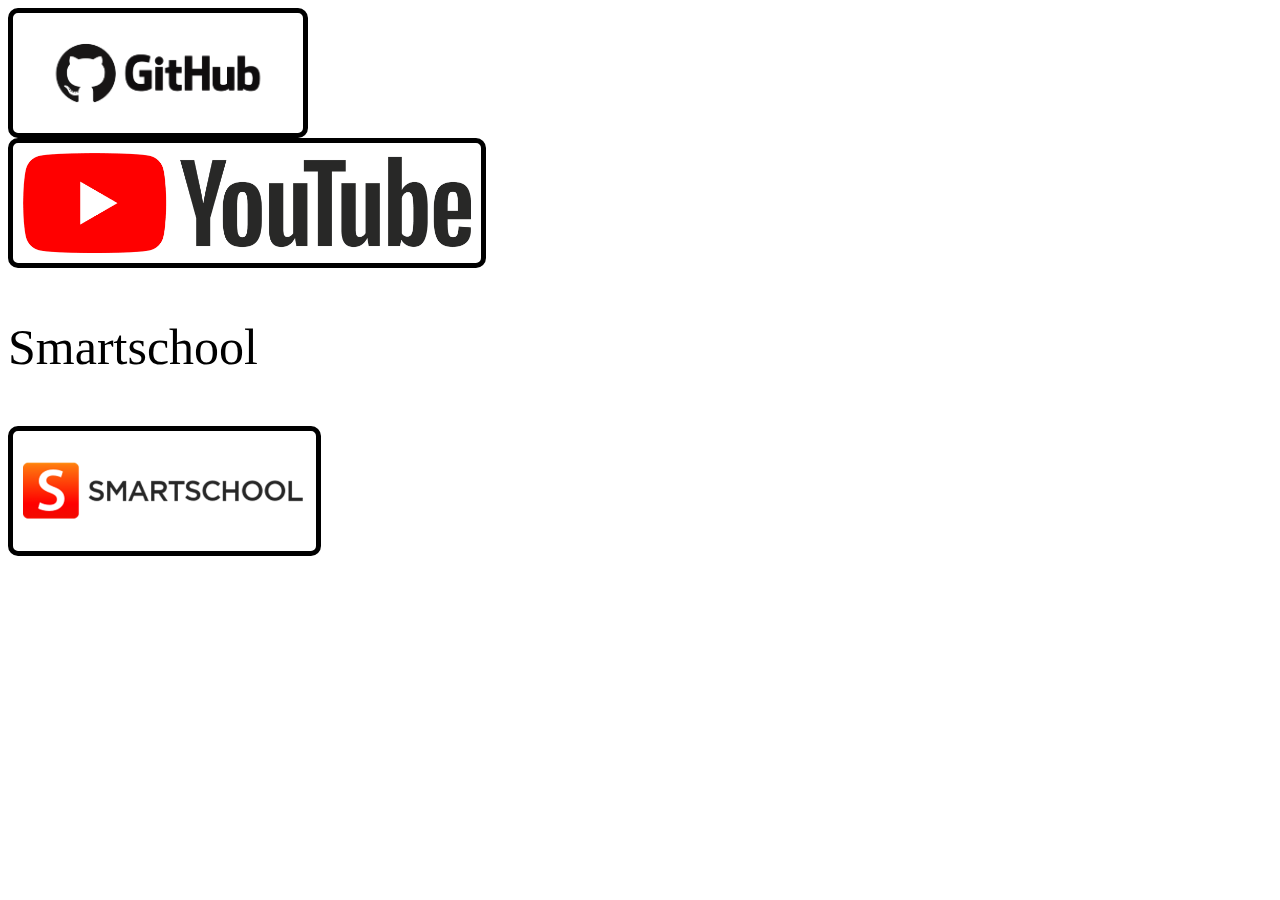
<file: taak HTML Opdracht 2 Wannes/index.html>
<html>
<head>
	<title>Favorieten</title>
	<link rel="stylesheet" href="style.css">
</head>
<body>
<div class="logos">
	<div class="card github">
		<a href="https://github.com/wdp-2010" target="_blank" ><img src="github.png"></a>
	</div>
	<div class="card youtube">
		<a href="https://youtube.com" target="_blank" ><img src="youtube.png"></a>
	</div>
	<div class="card smartschool">
		<p class="text">Smartschool</p>
		<a href="https://erasmusdepinte.smartschool.be" target="_blank" ><img src="sm.png"></a>
	</div>
</div>
</body>
</html>
</file>
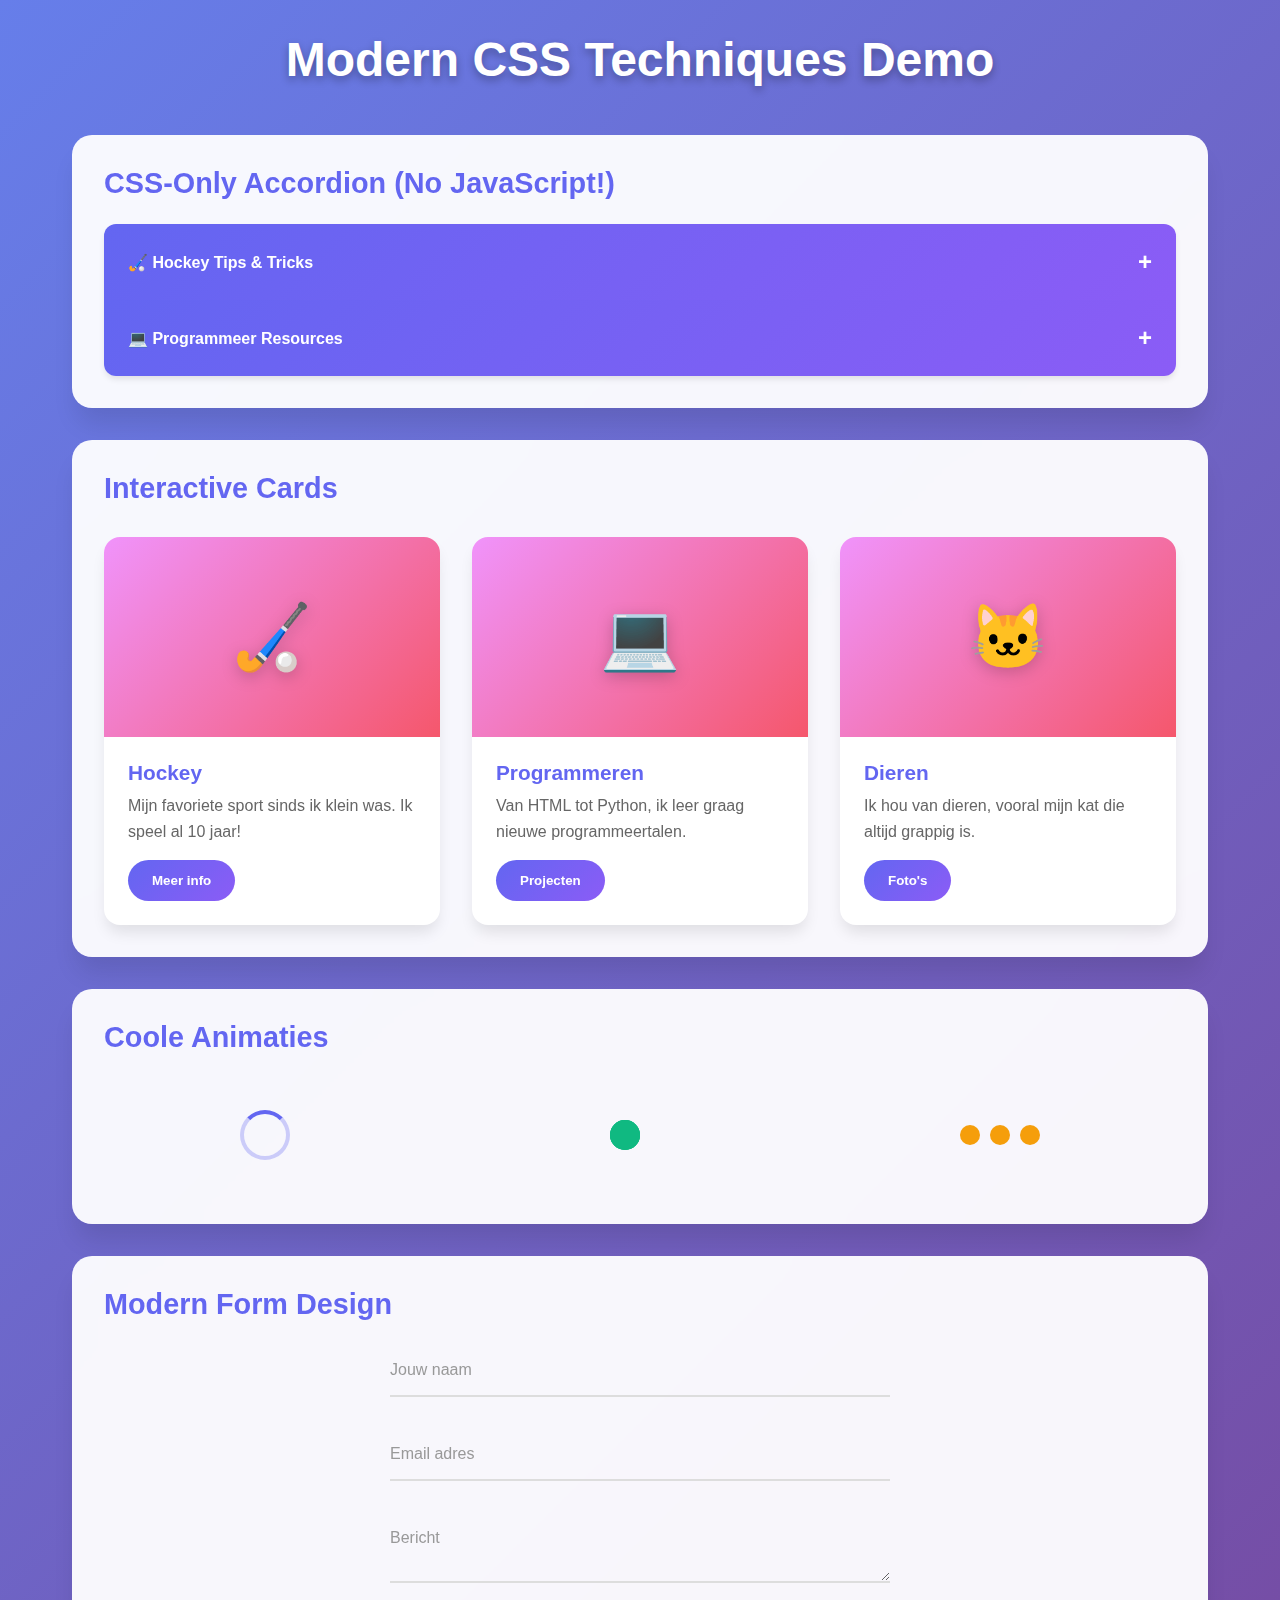
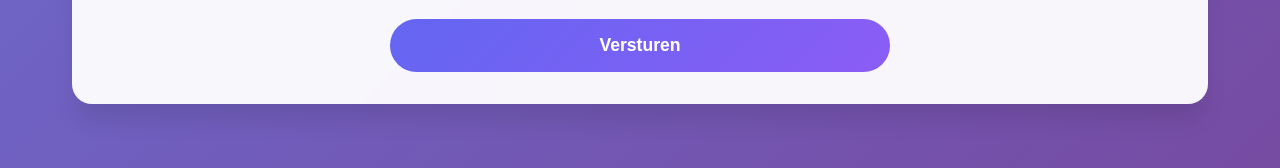
<file: CSS-Demos/interactive-demo.html>
<!DOCTYPE html>
<html lang="nl">
<head>
    <meta charset="UTF-8">
    <meta name="viewport" content="width=device-width, initial-scale=1.0">
    <title>Modern Interactive Components</title>
    <link rel="stylesheet" href="interactive-components.css">
</head>
<body>
    <div class="container">
        <h1>Modern CSS Techniques Demo</h1>
        
        <!-- CSS-only Accordion -->
        <section class="accordion-section">
            <h2>CSS-Only Accordion (No JavaScript!)</h2>
            <div class="accordion">
                <input type="checkbox" id="accordion1" class="accordion-checkbox">
                <label for="accordion1" class="accordion-label">
                    🏑 Hockey Tips & Tricks
                    <span class="accordion-icon">+</span>
                </label>
                <div class="accordion-content">
                    <p>Hockey is een geweldige sport! Hier zijn enkele tips:</p>
                    <ul>
                        <li>Oefen je stick handling elke dag</li>
                        <li>Werk aan je balans op de schaatsen</li>
                        <li>Leer verschillende schottechnieken</li>
                    </ul>
                </div>
                
                <input type="checkbox" id="accordion2" class="accordion-checkbox">
                <label for="accordion2" class="accordion-label">
                    💻 Programmeer Resources
                    <span class="accordion-icon">+</span>
                </label>
                <div class="accordion-content">
                    <p>Handige resources voor programmeren:</p>
                    <ul>
                        <li><a href="https://developer.mozilla.org">MDN Web Docs</a></li>
                        <li><a href="https://codepen.io">CodePen</a></li>
                        <li><a href="https://css-tricks.com">CSS Tricks</a></li>
                    </ul>
                </div>
            </div>
        </section>

        <!-- CSS Card Layout with Advanced Effects -->
        <section class="cards-section">
            <h2>Interactive Cards</h2>
            <div class="cards-grid">
                <div class="card">
                    <div class="card-image">
                        <div class="placeholder-image">🏑</div>
                    </div>
                    <div class="card-content">
                        <h3>Hockey</h3>
                        <p>Mijn favoriete sport sinds ik klein was. Ik speel al 10 jaar!</p>
                        <button class="card-button">Meer info</button>
                    </div>
                </div>
                
                <div class="card">
                    <div class="card-image">
                        <div class="placeholder-image">💻</div>
                    </div>
                    <div class="card-content">
                        <h3>Programmeren</h3>
                        <p>Van HTML tot Python, ik leer graag nieuwe programmeertalen.</p>
                        <button class="card-button">Projecten</button>
                    </div>
                </div>
                
                <div class="card">
                    <div class="card-image">
                        <div class="placeholder-image">🐱</div>
                    </div>
                    <div class="card-content">
                        <h3>Dieren</h3>
                        <p>Ik hou van dieren, vooral mijn kat die altijd grappig is.</p>
                        <button class="card-button">Foto's</button>
                    </div>
                </div>
            </div>
        </section>

        <!-- CSS Loading Animations -->
        <section class="animations-section">
            <h2>Coole Animaties</h2>
            <div class="animation-showcase">
                <div class="spinner"></div>
                <div class="pulse-dot"></div>
                <div class="bouncing-balls">
                    <div class="ball"></div>
                    <div class="ball"></div>
                    <div class="ball"></div>
                </div>
            </div>
        </section>

        <!-- Advanced Form Styling -->
        <section class="form-section">
            <h2>Modern Form Design</h2>
            <form class="modern-form">
                <div class="form-group">
                    <input type="text" id="name" required>
                    <label for="name">Jouw naam</label>
                </div>
                
                <div class="form-group">
                    <input type="email" id="email" required>
                    <label for="email">Email adres</label>
                </div>
                
                <div class="form-group">
                    <textarea id="message" required></textarea>
                    <label for="message">Bericht</label>
                </div>
                
                <button type="submit" class="submit-button">
                    <span>Versturen</span>
                    <div class="button-ripple"></div>
                </button>
            </form>
        </section>
    </div>
</body>
</html>
</file>
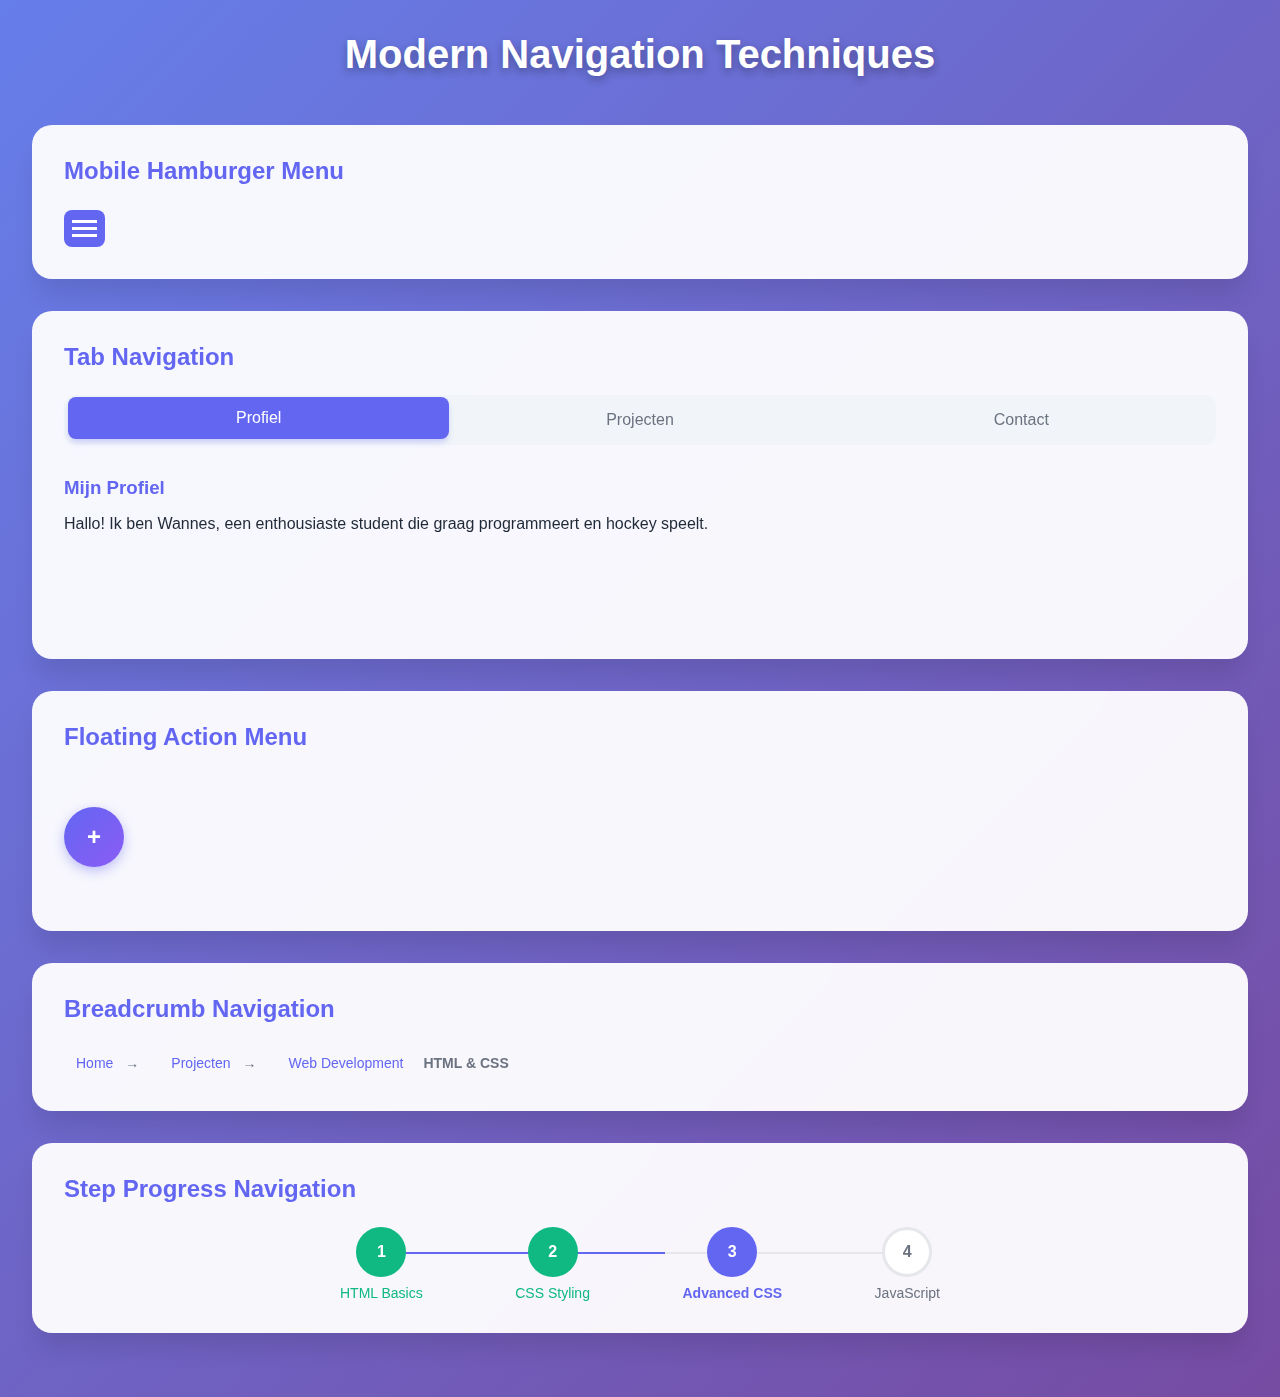
<file: CSS-Demos/navigation-demo.html>
<!DOCTYPE html>
<html lang="nl">
<head>
    <meta charset="UTF-8">
    <meta name="viewport" content="width=device-width, initial-scale=1.0">
    <title>Modern Navigation Examples</title>
    <link rel="stylesheet" href="navigation-demo.css">
</head>
<body>
    <h1>Modern Navigation Techniques</h1>
    
    <!-- Hamburger Menu (CSS Only) -->
    <section class="nav-section">
        <h2>Mobile Hamburger Menu</h2>
        <nav class="hamburger-nav">
            <input type="checkbox" id="menu-toggle" class="menu-toggle">
            <label for="menu-toggle" class="hamburger">
                <span></span>
                <span></span>
                <span></span>
            </label>
            <ul class="menu">
                <li><a href="#home">🏠 Home</a></li>
                <li><a href="#about">👨‍💻 Over mij</a></li>
                <li><a href="#hobbies">🏑 Hobby's</a></li>
                <li><a href="#contact">📧 Contact</a></li>
            </ul>
        </nav>
    </section>

    <!-- Tab Navigation -->
    <section class="nav-section">
        <h2>Tab Navigation</h2>
        <div class="tab-navigation">
            <input type="radio" id="tab1" name="tabs" checked>
            <input type="radio" id="tab2" name="tabs">
            <input type="radio" id="tab3" name="tabs">
            
            <div class="tab-labels">
                <label for="tab1">Profiel</label>
                <label for="tab2">Projecten</label>
                <label for="tab3">Contact</label>
            </div>
            
            <div class="tab-content">
                <div class="tab-panel">
                    <h3>Mijn Profiel</h3>
                    <p>Hallo! Ik ben Wannes, een enthousiaste student die graag programmeert en hockey speelt.</p>
                </div>
                <div class="tab-panel">
                    <h3>Mijn Projecten</h3>
                    <p>Hier zijn enkele van mijn favoriete projecten en dingen waar ik aan werk.</p>
                </div>
                <div class="tab-panel">
                    <h3>Contact Info</h3>
                    <p>Wil je contact met me opnemen? Stuur me een bericht!</p>
                </div>
            </div>
        </div>
    </section>

    <!-- Floating Action Button -->
    <section class="nav-section">
        <h2>Floating Action Menu</h2>
        <div class="fab-container">
            <input type="checkbox" id="fab-toggle" class="fab-toggle">
            <label for="fab-toggle" class="fab">
                <span class="fab-icon">+</span>
            </label>
            <div class="fab-menu">
                <a href="#" class="fab-action" style="--delay: 0.1s;">
                    <span>💬</span>
                    <span class="fab-tooltip">Chat</span>
                </a>
                <a href="#" class="fab-action" style="--delay: 0.2s;">
                    <span>📧</span>
                    <span class="fab-tooltip">Email</span>
                </a>
                <a href="#" class="fab-action" style="--delay: 0.3s;">
                    <span>📞</span>
                    <span class="fab-tooltip">Call</span>
                </a>
            </div>
        </div>
    </section>

    <!-- Breadcrumb Navigation -->
    <section class="nav-section">
        <h2>Breadcrumb Navigation</h2>
        <nav class="breadcrumb">
            <a href="#home">Home</a>
            <a href="#projects">Projecten</a>
            <a href="#web">Web Development</a>
            <span class="current">HTML & CSS</span>
        </nav>
    </section>

    <!-- Progress Navigation -->
    <section class="nav-section">
        <h2>Step Progress Navigation</h2>
        <div class="progress-nav">
            <div class="progress-step completed">
                <div class="step-number">1</div>
                <span class="step-title">HTML Basics</span>
            </div>
            <div class="progress-step completed">
                <div class="step-number">2</div>
                <span class="step-title">CSS Styling</span>
            </div>
            <div class="progress-step active">
                <div class="step-number">3</div>
                <span class="step-title">Advanced CSS</span>
            </div>
            <div class="progress-step">
                <div class="step-number">4</div>
                <span class="step-title">JavaScript</span>
            </div>
        </div>
    </section>
</body>
</html>
</file>
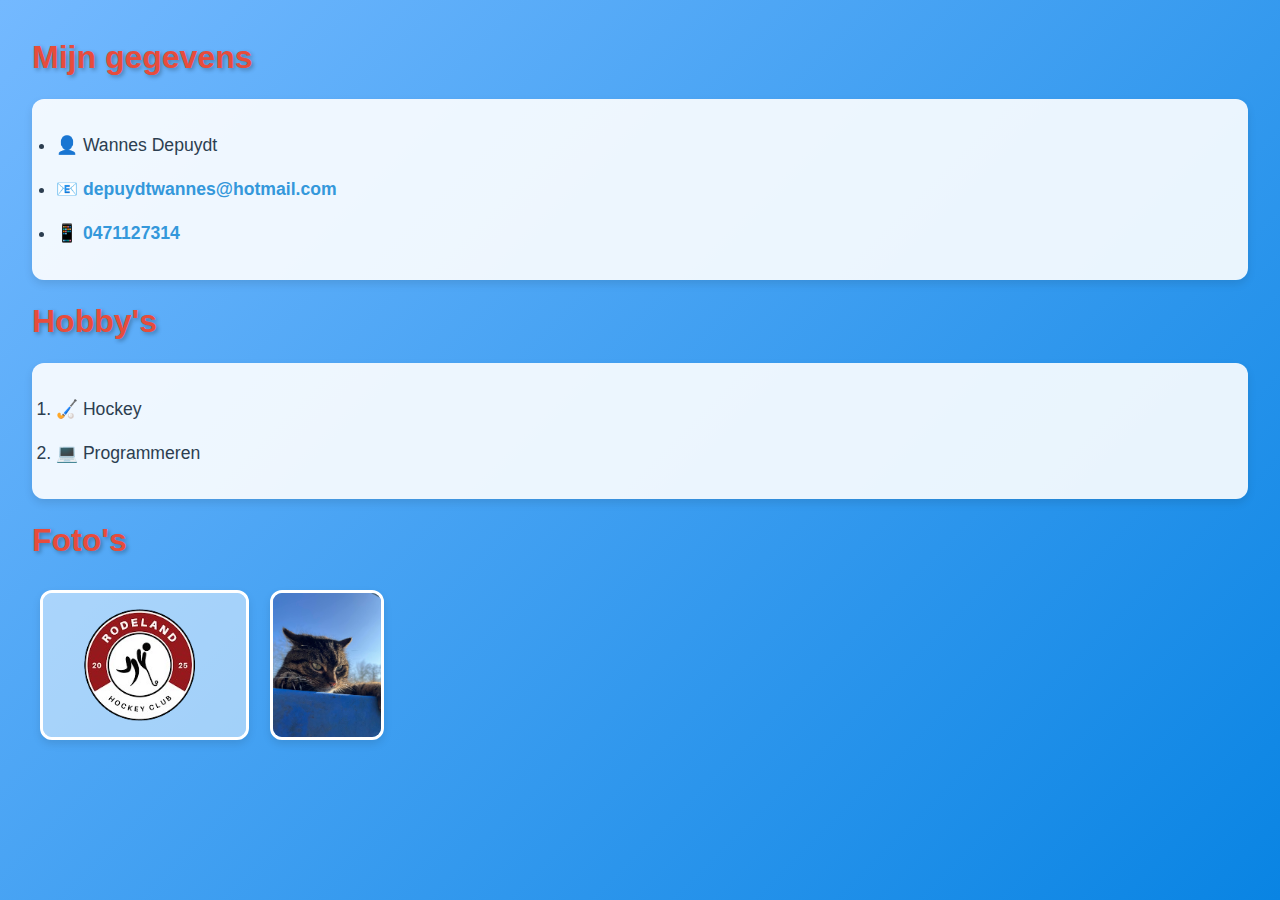
<file: taak HTML Opdracht 1 Wannes/profiel.html>
<!DOCTYPE html>
<html lang="nl">
<head>
	<meta charset="UTF-8">
	<meta name="viewport" content="width=device-width, initial-scale=1.0">
	<title>Wannes Depuydt</title>
	<link rel="stylesheet" href="style.css">
</head>
<body>
<div>
<h1>Mijn gegevens</h1>

<ul>
	<li>👤 Wannes Depuydt</li>
	<li>📧 <a href="mailto:depuydtwannes@hotmail.com">depuydtwannes@hotmail.com</a></li>
	<li>📱 <a href="tel:+32471127314">0471127314</a></li>
</ul>
</div>
<h1>Hobby's</h1>
<ol>
	<li>🏑 Hockey</li>
	<li>💻 Programmeren</li>
</ol>
<h1>Foto's</h1>
<img src="hockey.png" alt="Hockey spelen - mijn favoriete sport" height="150px">
<img src="cat.jpeg" alt="Mijn schattige kat" height="150px">

</body>
</html>
</file>
<file: taak HTML Opdracht 2 Wannes/style.css>
img {
	border: 5px solid black;
	border-radius: 10px;
	height: 100px;
	padding: 10px;
}

.text {
	font-size: 50px;
}
</file>
<file: CSS-Demos/interactive-components.css>
/* Advanced CSS Techniques Demo */

:root {
    --primary: #6366f1;
    --secondary: #8b5cf6;
    --success: #10b981;
    --warning: #f59e0b;
    --danger: #ef4444;
    --dark: #1f2937;
    --light: #f9fafb;
    --shadow-sm: 0 1px 2px 0 rgb(0 0 0 / 0.05);
    --shadow-md: 0 4px 6px -1px rgb(0 0 0 / 0.1);
    --shadow-lg: 0 10px 15px -3px rgb(0 0 0 / 0.1);
    --shadow-xl: 0 20px 25px -5px rgb(0 0 0 / 0.1);
}

* {
    margin: 0;
    padding: 0;
    box-sizing: border-box;
}

body {
    font-family: 'Inter', 'Segoe UI', sans-serif;
    background: linear-gradient(135deg, #667eea 0%, #764ba2 100%);
    min-height: 100vh;
    color: var(--dark);
}

.container {
    max-width: 1200px;
    margin: 0 auto;
    padding: 2rem;
}

h1 {
    text-align: center;
    color: white;
    font-size: 3rem;
    margin-bottom: 3rem;
    text-shadow: 0 4px 8px rgba(0, 0, 0, 0.3);
}

h2 {
    color: var(--primary);
    margin-bottom: 1.5rem;
    font-size: 1.8rem;
}

section {
    background: rgba(255, 255, 255, 0.95);
    backdrop-filter: blur(10px);
    border-radius: 20px;
    padding: 2rem;
    margin-bottom: 2rem;
    box-shadow: var(--shadow-xl);
}

/* CSS-Only Accordion */
.accordion {
    border-radius: 12px;
    overflow: hidden;
    box-shadow: var(--shadow-md);
}

.accordion-checkbox {
    display: none;
}

.accordion-label {
    display: flex;
    justify-content: space-between;
    align-items: center;
    padding: 1.5rem;
    background: linear-gradient(135deg, var(--primary), var(--secondary));
    color: white;
    cursor: pointer;
    font-weight: 600;
    transition: all 0.3s ease;
    position: relative;
    overflow: hidden;
}

.accordion-label::before {
    content: '';
    position: absolute;
    top: 0;
    left: -100%;
    width: 100%;
    height: 100%;
    background: linear-gradient(90deg, transparent, rgba(255, 255, 255, 0.2), transparent);
    transition: left 0.6s ease;
}

.accordion-label:hover::before {
    left: 100%;
}

.accordion-icon {
    font-size: 1.5rem;
    transition: transform 0.3s ease;
}

.accordion-checkbox:checked + .accordion-label .accordion-icon {
    transform: rotate(45deg);
}

.accordion-content {
    max-height: 0;
    overflow: hidden;
    background: white;
    transition: max-height 0.3s ease, padding 0.3s ease;
}

.accordion-checkbox:checked + .accordion-label + .accordion-content {
    max-height: 300px;
    padding: 1.5rem;
}

/* Interactive Cards with 3D Effects */
.cards-grid {
    display: grid;
    grid-template-columns: repeat(auto-fit, minmax(300px, 1fr));
    gap: 2rem;
    margin-top: 2rem;
}

.card {
    background: white;
    border-radius: 16px;
    overflow: hidden;
    box-shadow: var(--shadow-lg);
    transition: all 0.4s cubic-bezier(0.175, 0.885, 0.32, 1.275);
    position: relative;
    transform-style: preserve-3d;
}

.card::before {
    content: '';
    position: absolute;
    top: 0;
    left: 0;
    right: 0;
    bottom: 0;
    background: linear-gradient(135deg, var(--primary), var(--secondary));
    opacity: 0;
    transition: opacity 0.3s ease;
    z-index: 1;
}

.card:hover {
    transform: translateY(-10px) rotateX(5deg) rotateY(5deg);
    box-shadow: var(--shadow-xl), 0 0 30px rgba(99, 102, 241, 0.3);
}

.card:hover::before {
    opacity: 0.1;
}

.card-image {
    height: 200px;
    background: linear-gradient(135deg, #f093fb 0%, #f5576c 100%);
    display: flex;
    align-items: center;
    justify-content: center;
    position: relative;
    z-index: 2;
}

.placeholder-image {
    font-size: 4rem;
    filter: drop-shadow(0 4px 8px rgba(0, 0, 0, 0.2));
}

.card-content {
    padding: 1.5rem;
    position: relative;
    z-index: 2;
}

.card h3 {
    color: var(--primary);
    margin-bottom: 0.5rem;
    font-size: 1.3rem;
}

.card p {
    color: #666;
    line-height: 1.6;
    margin-bottom: 1rem;
}

.card-button {
    background: linear-gradient(135deg, var(--primary), var(--secondary));
    color: white;
    border: none;
    padding: 0.8rem 1.5rem;
    border-radius: 50px;
    cursor: pointer;
    font-weight: 600;
    transition: all 0.3s ease;
    position: relative;
    overflow: hidden;
}

.card-button::before {
    content: '';
    position: absolute;
    top: 50%;
    left: 50%;
    width: 0;
    height: 0;
    background: rgba(255, 255, 255, 0.3);
    border-radius: 50%;
    transform: translate(-50%, -50%);
    transition: all 0.6s ease;
}

.card-button:hover::before {
    width: 300px;
    height: 300px;
}

.card-button:hover {
    transform: translateY(-2px);
    box-shadow: 0 8px 15px rgba(99, 102, 241, 0.4);
}

/* Cool Loading Animations */
.animation-showcase {
    display: flex;
    justify-content: space-around;
    align-items: center;
    gap: 3rem;
    padding: 2rem 0;
}

/* Spinner Animation */
.spinner {
    width: 50px;
    height: 50px;
    border: 4px solid rgba(99, 102, 241, 0.3);
    border-top: 4px solid var(--primary);
    border-radius: 50%;
    animation: spin 1s linear infinite;
}

@keyframes spin {
    0% { transform: rotate(0deg); }
    100% { transform: rotate(360deg); }
}

/* Pulse Dot */
.pulse-dot {
    width: 30px;
    height: 30px;
    background: var(--success);
    border-radius: 50%;
    position: relative;
    animation: pulse 2s infinite;
}

.pulse-dot::before,
.pulse-dot::after {
    content: '';
    position: absolute;
    top: 0;
    left: 0;
    width: 100%;
    height: 100%;
    border-radius: 50%;
    background: var(--success);
    animation: pulse-ring 2s infinite;
}

.pulse-dot::after {
    animation-delay: 1s;
}

@keyframes pulse {
    0%, 100% { transform: scale(1); }
    50% { transform: scale(1.2); }
}

@keyframes pulse-ring {
    0% {
        transform: scale(1);
        opacity: 1;
    }
    100% {
        transform: scale(2.5);
        opacity: 0;
    }
}

/* Bouncing Balls */
.bouncing-balls {
    display: flex;
    gap: 10px;
}

.ball {
    width: 20px;
    height: 20px;
    background: var(--warning);
    border-radius: 50%;
    animation: bounce 1.4s infinite ease-in-out;
}

.ball:nth-child(1) { animation-delay: -0.32s; }
.ball:nth-child(2) { animation-delay: -0.16s; }

@keyframes bounce {
    0%, 80%, 100% {
        transform: scale(0);
    }
    40% {
        transform: scale(1);
    }
}

/* Modern Form Design */
.modern-form {
    max-width: 500px;
    margin: 0 auto;
}

.form-group {
    position: relative;
    margin-bottom: 2rem;
}

.form-group input,
.form-group textarea {
    width: 100%;
    padding: 1rem 1rem 1rem 0;
    font-size: 1rem;
    border: none;
    border-bottom: 2px solid #ddd;
    background: transparent;
    transition: all 0.3s ease;
    font-family: inherit;
    resize: vertical;
}

.form-group input:focus,
.form-group textarea:focus {
    outline: none;
    border-bottom-color: var(--primary);
}

.form-group label {
    position: absolute;
    top: 1rem;
    left: 0;
    font-size: 1rem;
    color: #999;
    pointer-events: none;
    transition: all 0.3s ease;
}

.form-group input:focus + label,
.form-group input:valid + label,
.form-group textarea:focus + label,
.form-group textarea:valid + label {
    top: -0.5rem;
    font-size: 0.8rem;
    color: var(--primary);
    font-weight: 600;
}

.form-group::after {
    content: '';
    position: absolute;
    bottom: 0;
    left: 50%;
    width: 0;
    height: 2px;
    background: var(--primary);
    transition: all 0.3s ease;
}

.form-group input:focus ~ ::after,
.form-group textarea:focus ~ ::after {
    width: 100%;
    left: 0;
}

.submit-button {
    width: 100%;
    padding: 1rem;
    background: linear-gradient(135deg, var(--primary), var(--secondary));
    color: white;
    border: none;
    border-radius: 50px;
    font-size: 1.1rem;
    font-weight: 600;
    cursor: pointer;
    position: relative;
    overflow: hidden;
    transition: all 0.3s ease;
}

.submit-button:hover {
    transform: translateY(-2px);
    box-shadow: 0 10px 20px rgba(99, 102, 241, 0.4);
}

.submit-button:active {
    transform: translateY(0);
}

/* Responsive Design */
@media (max-width: 768px) {
    .container {
        padding: 1rem;
    }
    
    h1 {
        font-size: 2rem;
    }
    
    .cards-grid {
        grid-template-columns: 1fr;
    }
    
    .animation-showcase {
        flex-direction: column;
        gap: 2rem;
    }
}

/* Dark mode support */
@media (prefers-color-scheme: dark) {
    section {
        background: rgba(31, 41, 55, 0.95);
        color: #f9fafb;
    }
    
    .card {
        background: #374151;
    }
    
    .card h3 {
        color: #93c5fd;
    }
    
    .accordion-content {
        background: #374151;
        color: #f9fafb;
    }
}
</file>
<file: CSS-Demos/navigation-demo.css>
/* Modern Navigation Styles */

:root {
    --primary: #6366f1;
    --secondary: #8b5cf6;
    --success: #10b981;
    --warning: #f59e0b;
    --danger: #ef4444;
    --dark: #1f2937;
    --light: #f9fafb;
    --gray: #6b7280;
}

* {
    margin: 0;
    padding: 0;
    box-sizing: border-box;
}

body {
    font-family: 'Inter', 'Segoe UI', sans-serif;
    background: linear-gradient(135deg, #667eea 0%, #764ba2 100%);
    min-height: 100vh;
    padding: 2rem;
    color: var(--dark);
}

h1 {
    text-align: center;
    color: white;
    font-size: 2.5rem;
    margin-bottom: 3rem;
    text-shadow: 0 4px 8px rgba(0, 0, 0, 0.3);
}

.nav-section {
    background: rgba(255, 255, 255, 0.95);
    backdrop-filter: blur(10px);
    border-radius: 20px;
    padding: 2rem;
    margin-bottom: 2rem;
    box-shadow: 0 20px 25px -5px rgba(0, 0, 0, 0.1);
}

h2 {
    color: var(--primary);
    margin-bottom: 1.5rem;
    font-size: 1.5rem;
}

/* Hamburger Menu Styles */
.hamburger-nav {
    position: relative;
    display: inline-block;
}

.menu-toggle {
    display: none;
}

.hamburger {
    display: flex;
    flex-direction: column;
    cursor: pointer;
    padding: 0.5rem;
    background: var(--primary);
    border-radius: 8px;
    transition: all 0.3s ease;
}

.hamburger span {
    width: 25px;
    height: 3px;
    background: white;
    margin: 2px 0;
    transition: all 0.3s cubic-bezier(0.68, -0.55, 0.265, 1.55);
    transform-origin: center;
}

.menu-toggle:checked + .hamburger span:nth-child(1) {
    transform: rotate(45deg) translate(6px, 6px);
}

.menu-toggle:checked + .hamburger span:nth-child(2) {
    opacity: 0;
    transform: scale(0);
}

.menu-toggle:checked + .hamburger span:nth-child(3) {
    transform: rotate(-45deg) translate(6px, -6px);
}

.menu {
    position: absolute;
    top: 100%;
    left: 0;
    background: white;
    min-width: 200px;
    border-radius: 12px;
    box-shadow: 0 10px 15px -3px rgba(0, 0, 0, 0.1);
    list-style: none;
    opacity: 0;
    transform: translateY(-10px) scale(0.95);
    pointer-events: none;
    transition: all 0.3s cubic-bezier(0.175, 0.885, 0.32, 1.275);
    z-index: 100;
}

.menu-toggle:checked ~ .menu {
    opacity: 1;
    transform: translateY(10px) scale(1);
    pointer-events: all;
}

.menu li a {
    display: block;
    padding: 1rem 1.5rem;
    color: var(--dark);
    text-decoration: none;
    transition: all 0.3s ease;
    border-radius: 8px;
    margin: 0.25rem;
}

.menu li a:hover {
    background: var(--primary);
    color: white;
    transform: translateX(5px);
}

/* Tab Navigation */
.tab-navigation input[type="radio"] {
    display: none;
}

.tab-labels {
    display: flex;
    background: #f1f5f9;
    border-radius: 12px;
    padding: 0.25rem;
    margin-bottom: 2rem;
}

.tab-labels label {
    flex: 1;
    text-align: center;
    padding: 0.75rem 1rem;
    cursor: pointer;
    border-radius: 8px;
    transition: all 0.3s ease;
    font-weight: 500;
    color: var(--gray);
}

.tab-navigation input[type="radio"]:checked + input + input + .tab-labels label:nth-child(1),
.tab-navigation input[type="radio"] + input[type="radio"]:checked + input + .tab-labels label:nth-child(2),
.tab-navigation input[type="radio"] + input[type="radio"] + input[type="radio"]:checked + .tab-labels label:nth-child(3) {
    background: var(--primary);
    color: white;
    transform: translateY(-2px);
    box-shadow: 0 4px 6px -1px rgba(99, 102, 241, 0.3);
}

.tab-content {
    position: relative;
    min-height: 150px;
}

.tab-panel {
    position: absolute;
    top: 0;
    left: 0;
    right: 0;
    opacity: 0;
    transform: translateY(20px);
    transition: all 0.3s ease;
    pointer-events: none;
}

.tab-navigation #tab1:checked ~ .tab-content .tab-panel:nth-child(1),
.tab-navigation #tab2:checked ~ .tab-content .tab-panel:nth-child(2),
.tab-navigation #tab3:checked ~ .tab-content .tab-panel:nth-child(3) {
    opacity: 1;
    transform: translateY(0);
    pointer-events: all;
}

.tab-panel h3 {
    color: var(--primary);
    margin-bottom: 1rem;
}

/* Floating Action Button */
.fab-container {
    position: relative;
    display: inline-block;
    margin: 2rem 0;
}

.fab-toggle {
    display: none;
}

.fab {
    width: 60px;
    height: 60px;
    background: linear-gradient(135deg, var(--primary), var(--secondary));
    border-radius: 50%;
    display: flex;
    align-items: center;
    justify-content: center;
    cursor: pointer;
    box-shadow: 0 4px 12px rgba(99, 102, 241, 0.4);
    transition: all 0.3s cubic-bezier(0.175, 0.885, 0.32, 1.275);
    color: white;
    font-size: 1.5rem;
    font-weight: bold;
}

.fab:hover {
    transform: scale(1.1);
    box-shadow: 0 8px 20px rgba(99, 102, 241, 0.6);
}

.fab-icon {
    transition: transform 0.3s ease;
}

.fab-toggle:checked + .fab .fab-icon {
    transform: rotate(45deg);
}

.fab-menu {
    position: absolute;
    bottom: 80px;
    right: 0;
    display: flex;
    flex-direction: column;
    gap: 1rem;
}

.fab-action {
    width: 50px;
    height: 50px;
    background: white;
    border-radius: 50%;
    display: flex;
    align-items: center;
    justify-content: center;
    text-decoration: none;
    font-size: 1.2rem;
    box-shadow: 0 4px 12px rgba(0, 0, 0, 0.15);
    opacity: 0;
    transform: scale(0) translateY(20px);
    pointer-events: none;
    transition: all 0.3s cubic-bezier(0.175, 0.885, 0.32, 1.275);
    transition-delay: var(--delay, 0s);
    position: relative;
}

.fab-toggle:checked ~ .fab-menu .fab-action {
    opacity: 1;
    transform: scale(1) translateY(0);
    pointer-events: all;
}

.fab-action:hover {
    transform: scale(1.1) translateY(0);
    box-shadow: 0 6px 16px rgba(0, 0, 0, 0.2);
}

.fab-tooltip {
    position: absolute;
    right: 60px;
    top: 50%;
    transform: translateY(-50%);
    background: var(--dark);
    color: white;
    padding: 0.5rem 0.75rem;
    border-radius: 6px;
    font-size: 0.875rem;
    white-space: nowrap;
    opacity: 0;
    pointer-events: none;
    transition: opacity 0.3s ease;
}

.fab-action:hover .fab-tooltip {
    opacity: 1;
}

/* Breadcrumb Navigation */
.breadcrumb {
    display: flex;
    align-items: center;
    gap: 0.5rem;
    font-size: 0.875rem;
}

.breadcrumb a {
    color: var(--primary);
    text-decoration: none;
    padding: 0.5rem 0.75rem;
    border-radius: 6px;
    transition: all 0.3s ease;
    position: relative;
}

.breadcrumb a:hover {
    background: var(--primary);
    color: white;
    transform: translateY(-1px);
}

.breadcrumb a::after {
    content: '→';
    margin-left: 0.75rem;
    color: var(--gray);
    font-weight: bold;
}

.breadcrumb a:last-of-type::after {
    display: none;
}

.breadcrumb .current {
    color: var(--gray);
    font-weight: 600;
}

/* Progress Navigation */
.progress-nav {
    display: flex;
    align-items: center;
    justify-content: space-between;
    position: relative;
    max-width: 600px;
    margin: 0 auto;
}

.progress-nav::before {
    content: '';
    position: absolute;
    top: 25px;
    left: 25px;
    right: 25px;
    height: 2px;
    background: #e5e7eb;
    z-index: 1;
}

.progress-nav::after {
    content: '';
    position: absolute;
    top: 25px;
    left: 25px;
    width: 50%; /* Adjust based on current progress */
    height: 2px;
    background: var(--primary);
    z-index: 2;
    transition: width 0.3s ease;
}

.progress-step {
    display: flex;
    flex-direction: column;
    align-items: center;
    gap: 0.5rem;
    position: relative;
    z-index: 3;
}

.step-number {
    width: 50px;
    height: 50px;
    border-radius: 50%;
    background: white;
    border: 3px solid #e5e7eb;
    display: flex;
    align-items: center;
    justify-content: center;
    font-weight: bold;
    color: var(--gray);
    transition: all 0.3s ease;
}

.progress-step.completed .step-number {
    background: var(--success);
    border-color: var(--success);
    color: white;
}

.progress-step.active .step-number {
    background: var(--primary);
    border-color: var(--primary);
    color: white;
    animation: pulse 2s infinite;
}

.step-title {
    font-size: 0.875rem;
    font-weight: 500;
    color: var(--gray);
    text-align: center;
    max-width: 100px;
}

.progress-step.completed .step-title {
    color: var(--success);
}

.progress-step.active .step-title {
    color: var(--primary);
    font-weight: 600;
}

@keyframes pulse {
    0%, 100% {
        box-shadow: 0 0 0 0 rgba(99, 102, 241, 0.7);
    }
    50% {
        box-shadow: 0 0 0 10px rgba(99, 102, 241, 0);
    }
}

/* Responsive Design */
@media (max-width: 768px) {
    body {
        padding: 1rem;
    }
    
    h1 {
        font-size: 2rem;
    }
    
    .tab-labels {
        flex-direction: column;
        gap: 0.25rem;
    }
    
    .progress-nav {
        flex-wrap: wrap;
        gap: 2rem;
        justify-content: center;
    }
    
    .progress-nav::before,
    .progress-nav::after {
        display: none;
    }
    
    .breadcrumb {
        flex-wrap: wrap;
    }
}
</file>
<file: taak HTML Opdracht 1 Wannes/style.css>
/* CSS Variables - SUPER useful! */
:root {
	--primary-color: #e74c3c;
	--accent-color: #3498db;
	--text-color: #2c3e50;
	--shadow: 0 4px 8px rgba(0, 0, 0, 0.1);
	--border-radius: 12px;
}

/* Basic reset for better styling */
* {
	margin: 0;
	padding: 0;
	box-sizing: border-box;
}

body {
	font-family: 'Segoe UI', Tahoma, Geneva, Verdana, sans-serif;
	line-height: 1.6;
	color: var(--text-color);
	background: linear-gradient(135deg, #74b9ff, #0984e3);
	min-height: 100vh;
	padding: 2rem;
}

h1 {
	color: var(--primary-color);
	margin-bottom: 1rem;
	text-shadow: 2px 2px 4px rgba(0, 0, 0, 0.3);
	/* Cool hover effect! */
	transition: transform 0.3s ease;
}

h1:hover {
	transform: scale(1.05);
	cursor: default;
}

/* Modern styling for lists */
ul, ol {
	background: rgba(255, 255, 255, 0.9);
	padding: 1.5rem;
	border-radius: var(--border-radius);
	box-shadow: var(--shadow);
	margin: 1rem 0;
}

li {
	padding: 0.5rem 0;
	font-size: 1.1rem;
}

/* Make links look awesome */
a {
	color: var(--accent-color);
	text-decoration: none;
	font-weight: 600;
	transition: color 0.3s ease;
}

a:hover {
	color: var(--primary-color);
	text-decoration: underline;
}

/* MUCH better image styling */
img {
	border: 3px solid white;
	border-radius: var(--border-radius);
	box-shadow: var(--shadow);
	margin: 0.5rem;
	/* Cool hover animation! */
	transition: all 0.3s ease;
}

img:hover {
	transform: scale(1.1) rotate(2deg);
	box-shadow: 0 8px 16px rgba(0, 0, 0, 0.2);
}

/* RESPONSIVE DESIGN - Works on phones! */
@media (max-width: 768px) {
	body {
		padding: 1rem;
	}
	
	h1 {
		font-size: 1.5rem;
		text-align: center;
	}
	
	img {
		width: 100%;
		max-width: 200px;
		height: auto;
		display: block;
		margin: 1rem auto;
	}
	
	ul, ol {
		padding: 1rem;
	}
	
	li {
		font-size: 1rem;
	}
}
</file>
